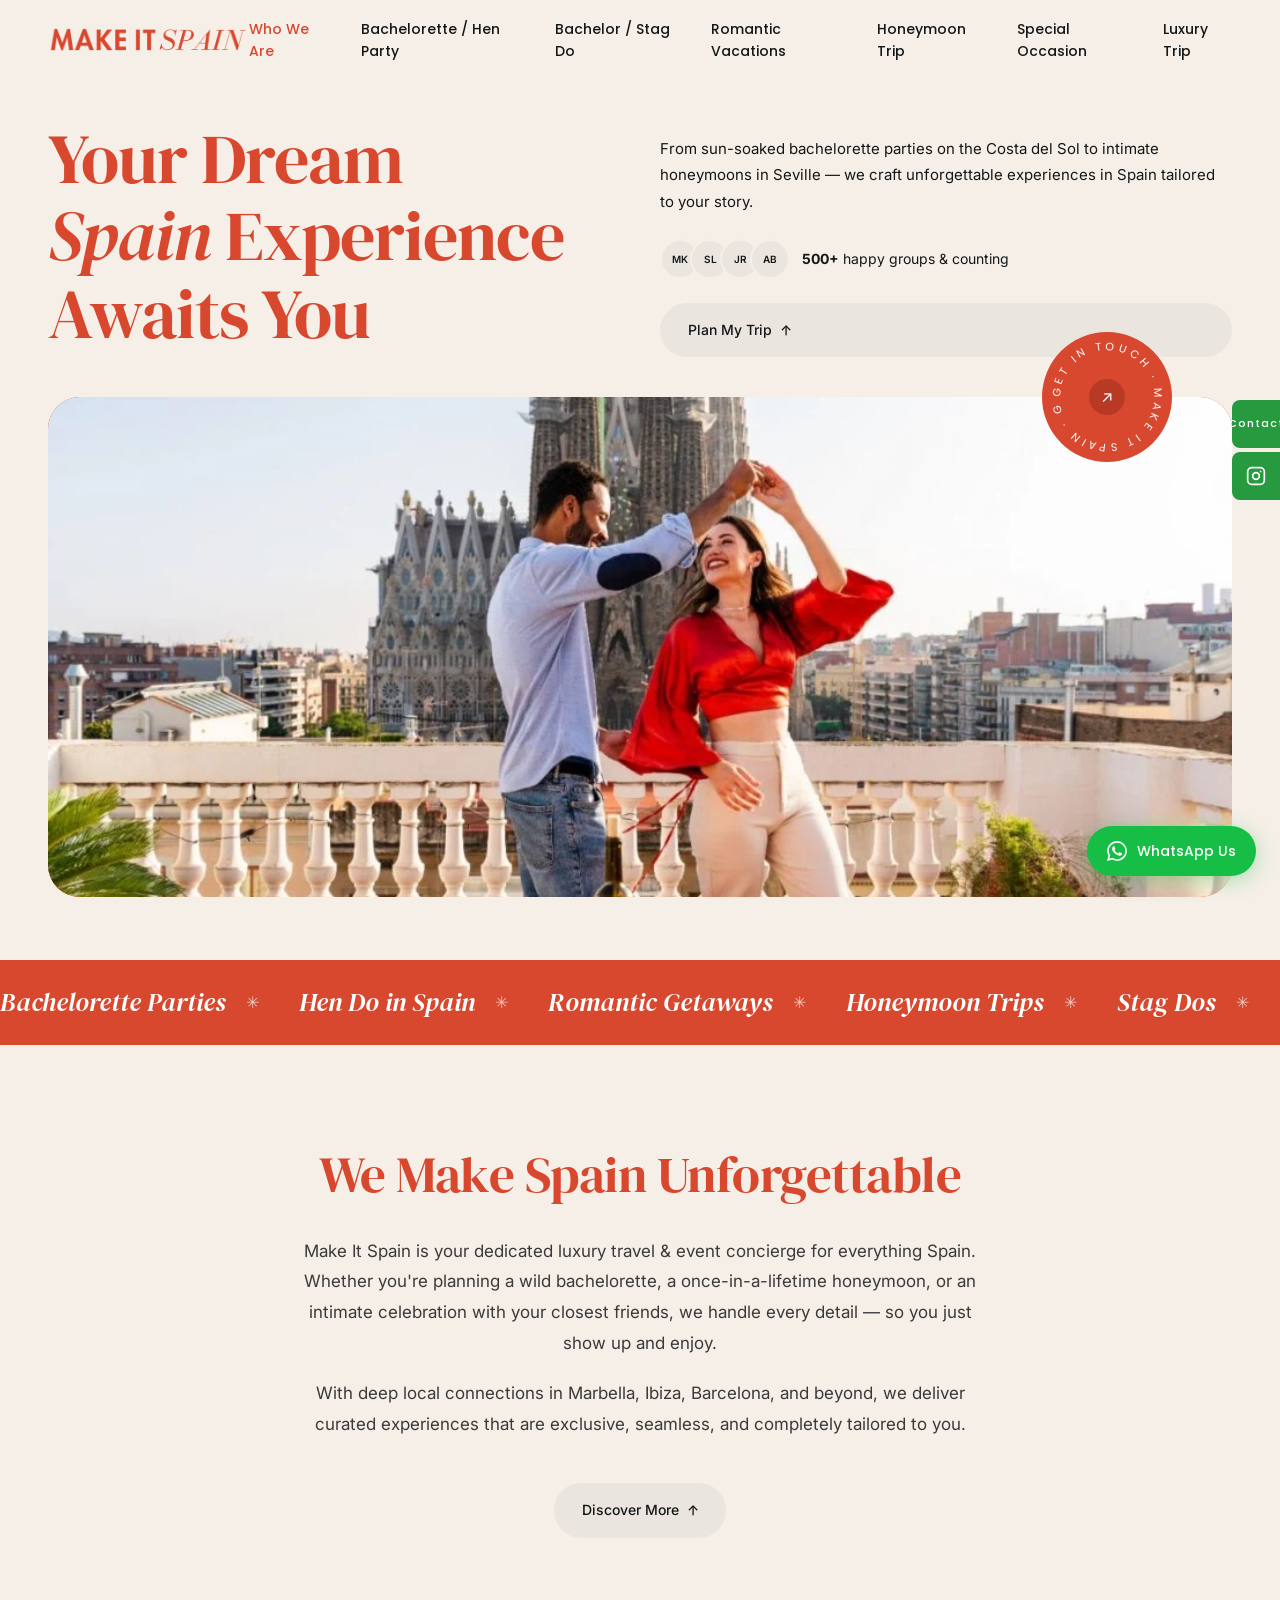
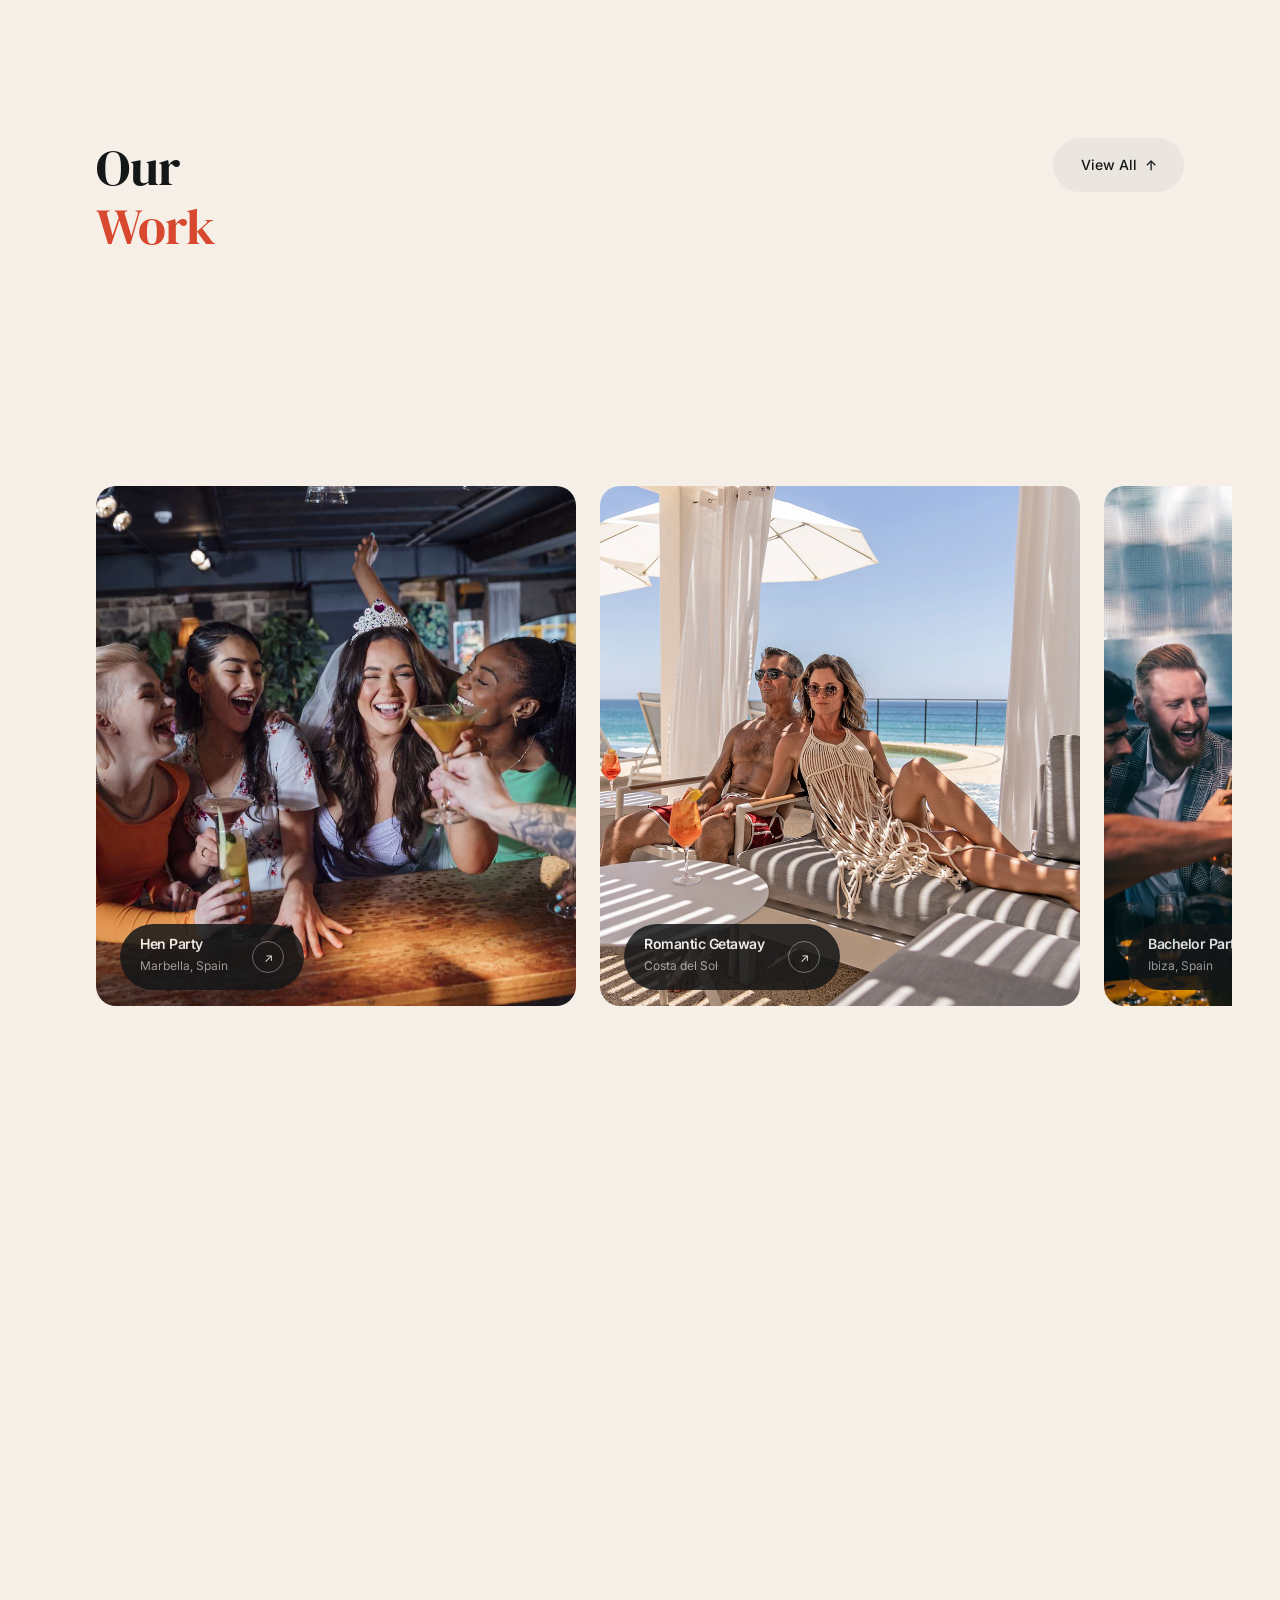
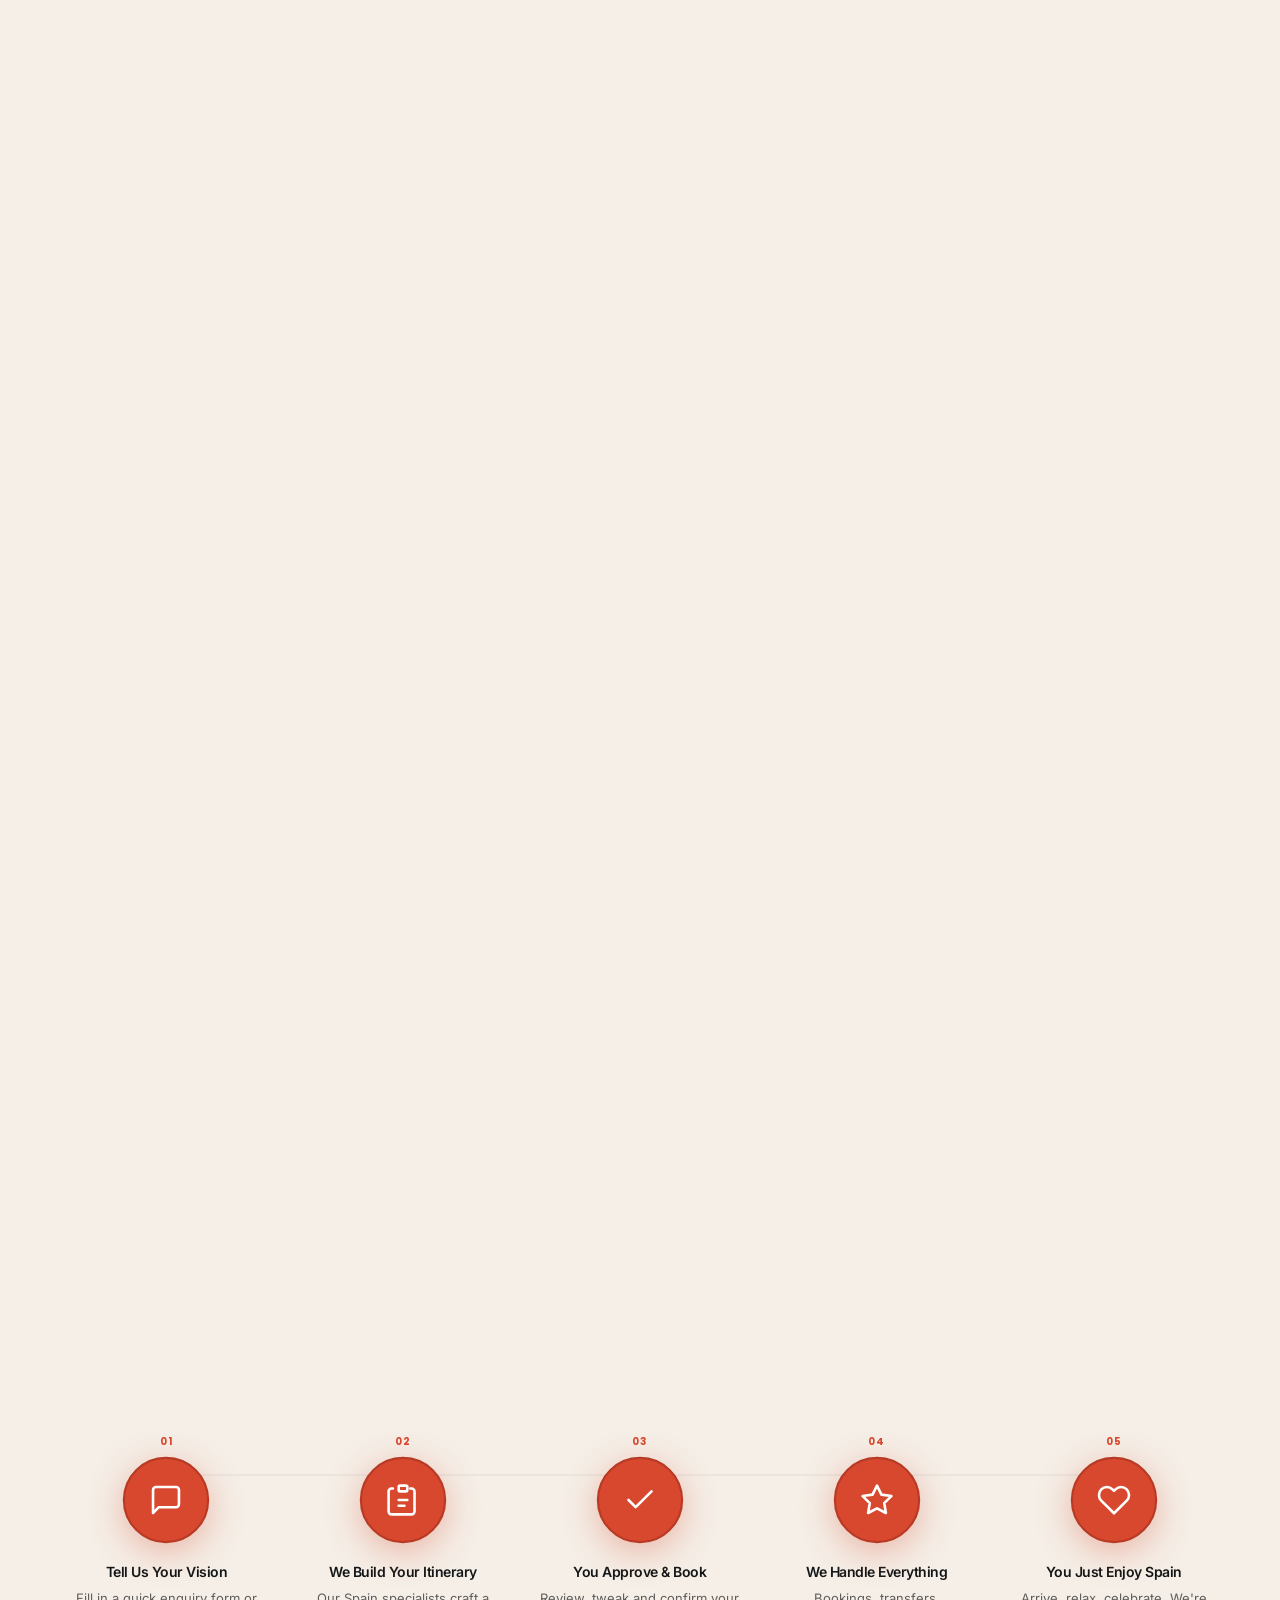
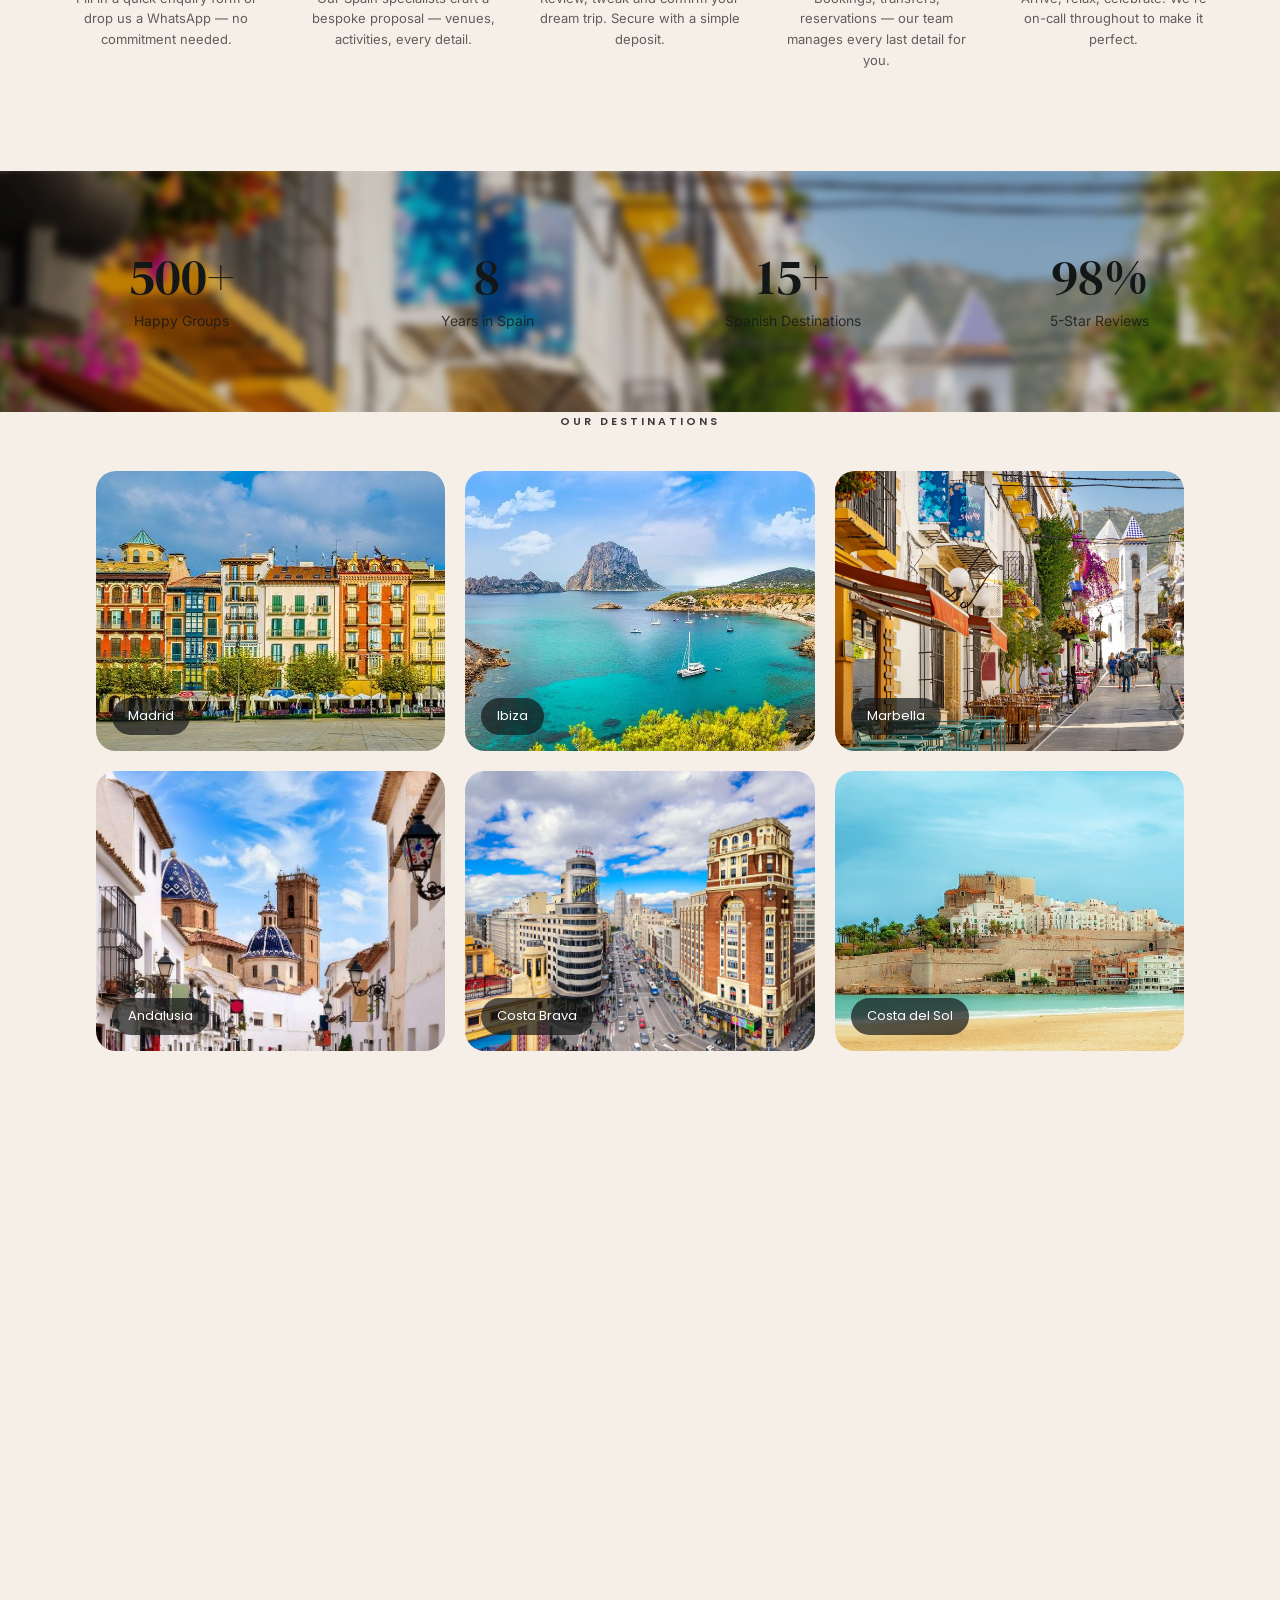
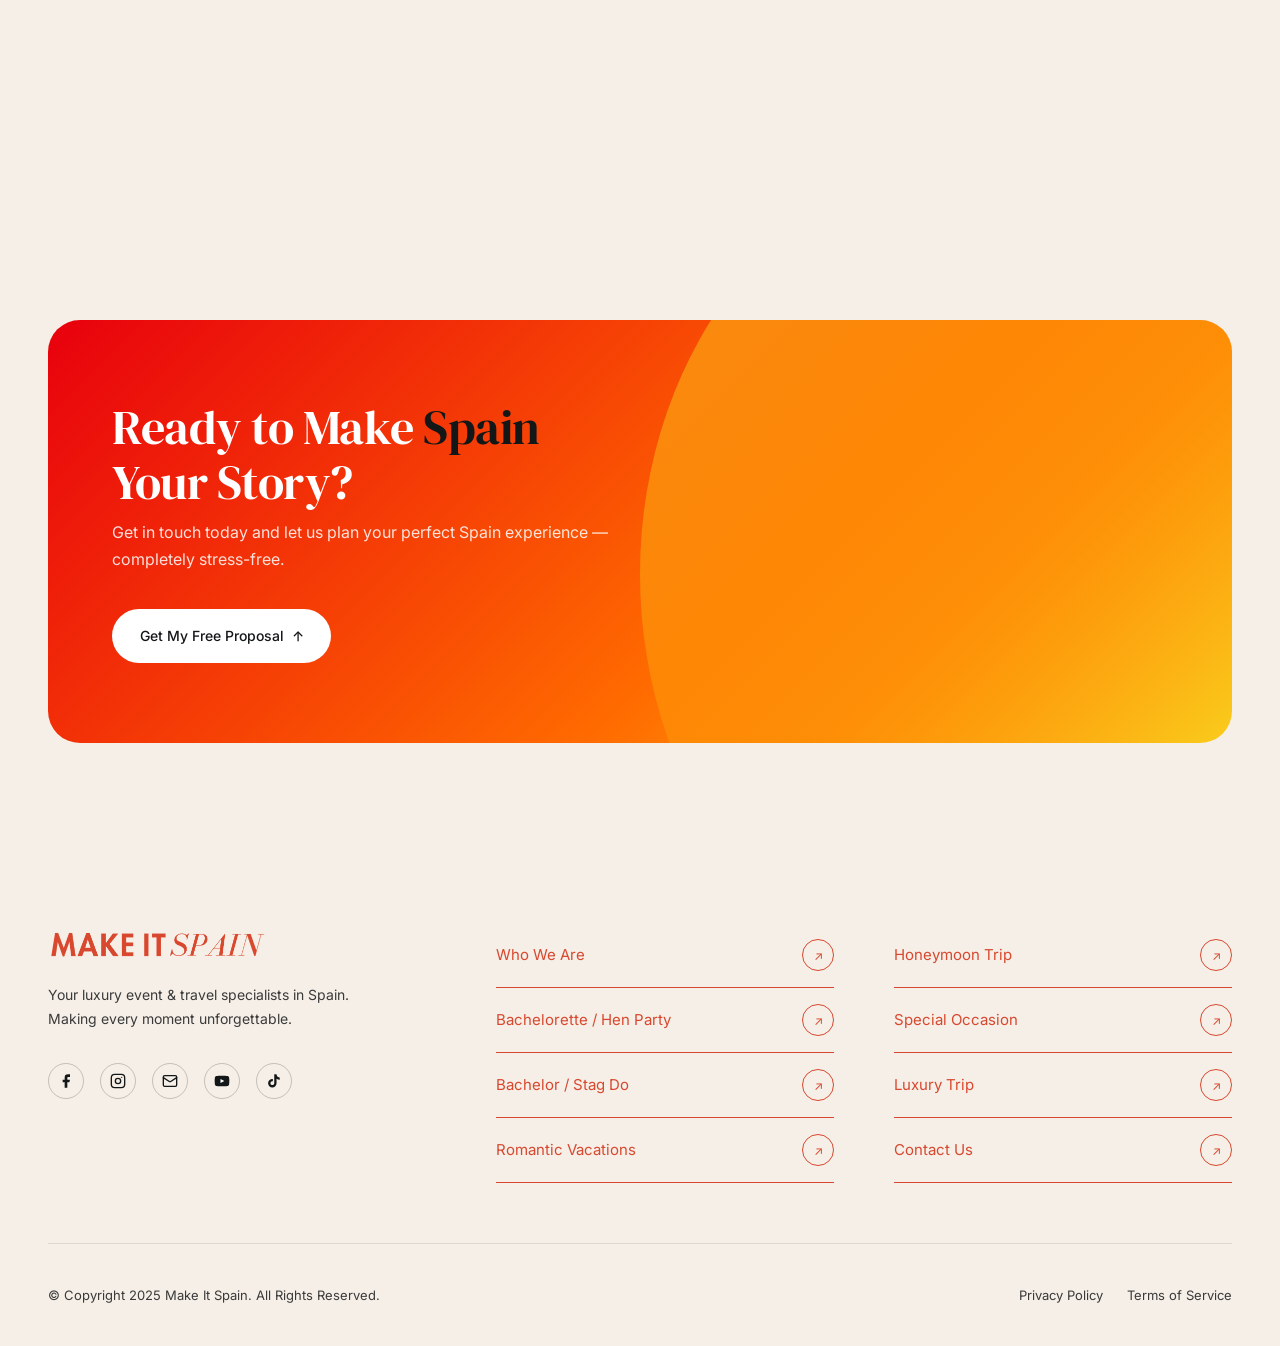
<file: index.html>
<!DOCTYPE html>
<html lang="en">
<head>
  <meta charset="UTF-8" />
  <meta name="viewport" content="width=device-width, initial-scale=1.0" />
  <title>Make It Spain — Luxury Events & Travel in Spain</title>
  <meta name="description" content="Your luxury event and travel specialists in Spain. Bachelorette parties, honeymoons, romantic getaways & special occasions — all curated for you." />
  <link rel="stylesheet" href="styles.css" />
</head>
<body>

  <!-- ══ HEADER (injected by JS) ══ -->
  <div id="header-placeholder"></div>


  <!-- ══════════════════════════════════════════════════════
       SECTION 1 — HERO
       ══════════════════════════════════════════════════════ -->
  <section class="hero" id="hero">

    <div class="hero-top">

      <!-- Left: Main heading -->
      <h1 class="hero-heading">
        Your Dream<br>
        <em>Spain</em> Experience<br>
        Awaits You
      </h1>

      <!-- Right: Copy + CTA -->
      <div class="hero-right">
        <p>
          From sun-soaked bachelorette parties on the Costa del Sol to intimate
          honeymoons in Seville — we craft unforgettable experiences in Spain
          tailored to your story.
        </p>

        <!-- Client badges row -->
        <div class="client-badges">
          <div class="client-badges-avatars">
            <div class="client-badge-avatar">MK</div>
            <div class="client-badge-avatar">SL</div>
            <div class="client-badge-avatar">JR</div>
            <div class="client-badge-avatar">AB</div>
          </div>
          <p><strong>500+</strong> happy groups &amp; counting</p>
        </div>

        <a href="contact.html" class="btn-pill">
          Plan My Trip <span class="arrow-icon">↗</span>
        </a>
      </div>

    </div>

    <!-- Full-width hero image + badge wrap (badge sits outside overflow:hidden) -->
    <div class="hero-media-wrap">

      <div class="hero-media">
        <img
          src="SECTION HERO honeymoon barcelona trip.webp"
          alt="Honeymoon couple in Barcelona"
          loading="eager"
        />
      </div>

      <!-- Rotating contact badge — outside hero-media so it's never clipped -->
      <div class="rotating-badge">
        <div class="rotating-badge-inner" data-href="contact.html">
          <div class="rotating-badge-text">
            <svg viewBox="0 0 130 130">
              <defs>
                <path id="badgeCircle" d="M 65,65 m -47,0 a 47,47 0 1,1 94,0 a 47,47 0 1,1 -94,0"/>
              </defs>
              <text>
                <textPath href="#badgeCircle">
                  GET IN TOUCH · MAKE IT SPAIN · GET IN TOUCH ·
                </textPath>
              </text>
            </svg>
          </div>
          <div class="rotating-badge-arrow">↗</div>
        </div>
      </div>

    </div><!-- /hero-media-wrap -->

  </section>
  <!-- /hero -->


  <!-- ══════════════════════════════════════════════════════
       TICKER — Running text banner (separated from hero by margin-top in CSS)
       ══════════════════════════════════════════════════════ -->
  <div class="ticker-section" aria-hidden="true">
    <div class="ticker-track">
      <span class="ticker-item">Bachelorette Parties</span>
      <span class="ticker-item">Hen Do in Spain</span>
      <span class="ticker-item">Romantic Getaways</span>
      <span class="ticker-item">Honeymoon Trips</span>
      <span class="ticker-item">Stag Dos</span>
      <span class="ticker-item">Luxury Travel</span>
      <span class="ticker-item">Special Occasions</span>
      <span class="ticker-item">Costa del Sol</span>
      <span class="ticker-item">Ibiza</span>
      <span class="ticker-item">Marbella</span>
      <span class="ticker-item">Barcelona</span>
    </div>
  </div>


  <!-- ══════════════════════════════════════════════════════
       SECTION 2 — ABOUT / WHO WE ARE
       ══════════════════════════════════════════════════════ -->
  <section class="about-section fade-up" id="about">
    <h2>We Make <span class="text-accent">Spain</span> Unforgettable</h2>
    <p>
      Make It Spain is your dedicated luxury travel &amp; event concierge for everything
      Spain. Whether you're planning a wild bachelorette, a once-in-a-lifetime honeymoon,
      or an intimate celebration with your closest friends, we handle every detail — so you
      just show up and enjoy.
    </p>
    <p>
      With deep local connections in Marbella, Ibiza, Barcelona, and beyond, we deliver
      curated experiences that are exclusive, seamless, and completely tailored to you.
    </p>
    <a href="contact.html" class="btn-pill mt-24">
      Discover More <span class="arrow-icon">↗</span>
    </a>
  </section>


  <!-- ══════════════════════════════════════════════════════
       SECTION 3 — PORTFOLIO / WORKS (Horizontal Scroll Gallery)
       ══════════════════════════════════════════════════════ -->
  <section class="works-section" id="works">

    <div class="works-header container">
      <h2 class="fade-up">
        Our<br>
        <span class="accent">Work</span>
      </h2>
      <a href="contact.html" class="btn-pill">
        View All <span class="arrow-icon">↗</span>
      </a>
    </div>

    <!-- Scroll-jack wrapper: JS sets height, sticky inner scrolls horizontally -->
    <div class="works-scroll-wrapper">
      <div class="works-scroll-sticky">
        <div class="works-scroll-track">

          <div class="work-card">
            <img src="SECTION 3 hen do girls bar.jpg" alt="Hen Do — Girls Night Out" loading="lazy" />
            <div class="work-card-label">
              <div class="work-card-label-text">
                <h4>Hen Party</h4>
                <span>Marbella, Spain</span>
              </div>
              <span class="arrow-circle-white">↗</span>
            </div>
          </div>

          <div class="work-card">
            <img src="SECTION 3 beachclub couple.jpg" alt="Romantic beach club couple" loading="lazy" />
            <div class="work-card-label">
              <div class="work-card-label-text">
                <h4>Romantic Getaway</h4>
                <span>Costa del Sol</span>
              </div>
              <span class="arrow-circle-white">↗</span>
            </div>
          </div>

          <div class="work-card">
            <img src="SECTION 3 bachelors.webp" alt="Bachelor group celebration" loading="lazy" />
            <div class="work-card-label">
              <div class="work-card-label-text">
                <h4>Bachelor Party</h4>
                <span>Ibiza, Spain</span>
              </div>
              <span class="arrow-circle-white">↗</span>
            </div>
          </div>

          <div class="work-card">
            <img src="SECTION 3 proposal beach.webp" alt="Beach proposal" loading="lazy" />
            <div class="work-card-label">
              <div class="work-card-label-text">
                <h4>Proposal Setup</h4>
                <span>Barcelona Beach</span>
              </div>
              <span class="arrow-circle-white">↗</span>
            </div>
          </div>

          <div class="work-card">
            <img src="SECTION 3 gay couple beach.jpg.webp" alt="Couple on beach" loading="lazy" />
            <div class="work-card-label">
              <div class="work-card-label-text">
                <h4>Honeymoon Trip</h4>
                <span>Seville, Spain</span>
              </div>
              <span class="arrow-circle-white">↗</span>
            </div>
          </div>

          <div class="work-card">
            <img src="SECTION 3coasta del sol couple.webp" alt="Couple on Costa del Sol" loading="lazy" />
            <div class="work-card-label">
              <div class="work-card-label-text">
                <h4>Luxury Retreat</h4>
                <span>Costa del Sol</span>
              </div>
              <span class="arrow-circle-white">↗</span>
            </div>
          </div>

        </div><!-- /works-scroll-track -->
      </div><!-- /works-scroll-sticky -->
    </div><!-- /works-scroll-wrapper -->

  </section>
  <!-- /works -->


  <!-- ══════════════════════════════════════════════════════
       SECTION 4 — SERVICES (Stacking Cards)
       ══════════════════════════════════════════════════════ -->
  <section class="services-section" id="services">

    <!-- Left: Sticky heading -->
    <div class="services-left">
      <h2 class="fade-up">
        Every Celebration<br>
        <span class="text-accent">Perfectly Planned</span>
      </h2>
      <p class="fade-up">
        No matter the occasion, our expert team in Spain handles every detail —
        from bookings and transfers to surprise setups and exclusive venue access.
      </p>
      <a href="contact.html" class="btn-pill fade-up">
        Start Planning <span class="arrow-icon">↗</span>
      </a>
    </div>

    <!-- Right: Stacking cards -->
    <div class="services-cards">

      <div class="service-card">
        <h3>🎉 Bachelorette &amp; Hen Parties</h3>
        <p>
          Pool parties, beach clubs, yacht days, themed nights out — we plan the
          ultimate girls' trip to Spain from start to finish.
        </p>
      </div>

      <div class="service-card">
        <h3>🥂 Bachelor &amp; Stag Dos</h3>
        <p>
          VIP nightclub access, luxury villa rentals, go-karting, boat trips —
          unforgettable stag dos in Ibiza, Marbella &amp; beyond.
        </p>
      </div>

      <div class="service-card">
        <h3>💍 Romantic Vacations</h3>
        <p>
          Sunset dinners, private coves, flamenco shows — we craft intimate
          romantic escapes through Spain's most beautiful destinations.
        </p>
      </div>

      <div class="service-card">
        <h3>🌹 Honeymoon Trips</h3>
        <p>
          From Barcelona's Gothic Quarter to Andalusian whitewashed villages —
          your dream honeymoon, curated with love and local expertise.
        </p>
      </div>

      <div class="service-card">
        <h3>🎂 Special Occasions</h3>
        <p>
          Milestone birthdays, anniversary dinners, surprise parties — whatever
          the occasion, we make it extraordinary.
        </p>
      </div>

      <div class="service-card">
        <h3>✈️ Luxury Travel</h3>
        <p>
          Private jets, 5-star resorts, personal concierge — full luxury travel
          packages throughout Spain for the most discerning travellers.
        </p>
      </div>

    </div>

  </section>
  <!-- /services -->


  <!-- ══════════════════════════════════════════════════════
       SECTION 5 — PROCESS STEPS
       Sequential highlight animation — JS adds .is-active
       one by one when section scrolls into view
       ══════════════════════════════════════════════════════ -->
  <section class="process-section" id="process">

    <div class="process-header fade-up">
      <span class="section-label">How It Works</span>
      <h2>Your Journey to <span class="accent">Spain</span>,<br>Step by Step</h2>
      <p>
        We keep it simple. Tell us your dream — we handle everything else.
        Here's how we bring your perfect Spain experience to life.
      </p>
    </div>

    <div class="process-steps">

      <!-- Step 1 -->
      <div class="process-step">
        <span class="process-step-num">01</span>
        <div class="process-step-icon">
          <!-- Chat / enquiry icon -->
          <svg viewBox="0 0 24 24" fill="none" stroke-width="1.8" stroke-linecap="round" stroke-linejoin="round">
            <path d="M21 15a2 2 0 0 1-2 2H7l-4 4V5a2 2 0 0 1 2-2h14a2 2 0 0 1 2 2z"/>
          </svg>
        </div>
        <h4>Tell Us Your Vision</h4>
        <p>Fill in a quick enquiry form or drop us a WhatsApp — no commitment needed.</p>
      </div>

      <!-- Step 2 -->
      <div class="process-step">
        <span class="process-step-num">02</span>
        <div class="process-step-icon">
          <!-- Clipboard / planning icon -->
          <svg viewBox="0 0 24 24" fill="none" stroke-width="1.8" stroke-linecap="round" stroke-linejoin="round">
            <rect x="9" y="2" width="6" height="4" rx="1"/>
            <path d="M5 4h-1a2 2 0 0 0-2 2v14a2 2 0 0 0 2 2h14a2 2 0 0 0 2-2V6a2 2 0 0 0-2-2h-1"/>
            <path d="M9 12h6M9 16h4"/>
          </svg>
        </div>
        <h4>We Build Your Itinerary</h4>
        <p>Our Spain specialists craft a bespoke proposal — venues, activities, every detail.</p>
      </div>

      <!-- Step 3 -->
      <div class="process-step">
        <span class="process-step-num">03</span>
        <div class="process-step-icon">
          <!-- Checkmark / approve icon -->
          <svg viewBox="0 0 24 24" fill="none" stroke-width="1.8" stroke-linecap="round" stroke-linejoin="round">
            <path d="M20 6L9 17l-5-5"/>
          </svg>
        </div>
        <h4>You Approve &amp; Book</h4>
        <p>Review, tweak and confirm your dream trip. Secure with a simple deposit.</p>
      </div>

      <!-- Step 4 -->
      <div class="process-step">
        <span class="process-step-num">04</span>
        <div class="process-step-icon">
          <!-- Star / VIP icon -->
          <svg viewBox="0 0 24 24" fill="none" stroke-width="1.8" stroke-linecap="round" stroke-linejoin="round">
            <polygon points="12 2 15.09 8.26 22 9.27 17 14.14 18.18 21.02 12 17.77 5.82 21.02 7 14.14 2 9.27 8.91 8.26 12 2"/>
          </svg>
        </div>
        <h4>We Handle Everything</h4>
        <p>Bookings, transfers, reservations — our team manages every last detail for you.</p>
      </div>

      <!-- Step 5 -->
      <div class="process-step">
        <span class="process-step-num">05</span>
        <div class="process-step-icon">
          <!-- Heart / enjoy icon -->
          <svg viewBox="0 0 24 24" fill="none" stroke-width="1.8" stroke-linecap="round" stroke-linejoin="round">
            <path d="M20.84 4.61a5.5 5.5 0 0 0-7.78 0L12 5.67l-1.06-1.06a5.5 5.5 0 0 0-7.78 7.78l1.06 1.06L12 21.23l7.78-7.78 1.06-1.06a5.5 5.5 0 0 0 0-7.78z"/>
          </svg>
        </div>
        <h4>You Just Enjoy Spain</h4>
        <p>Arrive, relax, celebrate. We're on-call throughout to make it perfect.</p>
      </div>

    </div><!-- /process-steps -->

  </section>
  <!-- /process -->


  <!-- ══════════════════════════════════════════════════════
       SECTION 6 — STATS
       ══════════════════════════════════════════════════════ -->
  <section class="stats-section" id="stats">

    <div class="stats-bg">
      <img src="SECTION 8spain marbella.webp" alt="" role="presentation" />
    </div>

    <div class="stat-item fade-up">
      <div class="stat-number" data-target="500" data-suffix="+">500+</div>
      <div class="stat-label">Happy Groups</div>
    </div>

    <div class="stat-item fade-up">
      <div class="stat-number" data-target="8" data-suffix="">8</div>
      <div class="stat-label">Years in Spain</div>
    </div>

    <div class="stat-item fade-up">
      <div class="stat-number" data-target="15" data-suffix="+">15+</div>
      <div class="stat-label">Spanish Destinations</div>
    </div>

    <div class="stat-item fade-up">
      <div class="stat-number" data-target="98" data-suffix="%">98%</div>
      <div class="stat-label">5-Star Reviews</div>
    </div>

  </section>
  <!-- /stats -->


  <!-- ══════════════════════════════════════════════════════
       SECTION 7 — DESTINATIONS GALLERY
       ══════════════════════════════════════════════════════ -->
  <section class="more-services-section" id="destinations" style="padding-top: var(--section-padding);">

    <div class="container">
      <p class="more-services-label">Our Destinations</p>
      <div style="display:grid;grid-template-columns:repeat(3,1fr);gap:20px;margin-bottom:60px;">

        <div style="border-radius:20px;overflow:hidden;height:280px;position:relative;">
          <img src="SECTION 8 spain architecture.jpg" alt="Spain Architecture" style="width:100%;height:100%;object-fit:cover;" loading="lazy" />
          <div style="position:absolute;bottom:16px;left:16px;background:rgba(20,23,24,0.7);color:#fff;padding:8px 16px;border-radius:999px;font-size:13px;font-family:var(--font-nav);">Madrid</div>
        </div>

        <div style="border-radius:20px;overflow:hidden;height:280px;position:relative;">
          <img src="SECTION 8spain ibiza.jpg" alt="Ibiza Spain" style="width:100%;height:100%;object-fit:cover;" loading="lazy" />
          <div style="position:absolute;bottom:16px;left:16px;background:rgba(20,23,24,0.7);color:#fff;padding:8px 16px;border-radius:999px;font-size:13px;font-family:var(--font-nav);">Ibiza</div>
        </div>

        <div style="border-radius:20px;overflow:hidden;height:280px;position:relative;">
          <img src="SECTION 8spain marbella.webp" alt="Marbella Spain" style="width:100%;height:100%;object-fit:cover;" loading="lazy" />
          <div style="position:absolute;bottom:16px;left:16px;background:rgba(20,23,24,0.7);color:#fff;padding:8px 16px;border-radius:999px;font-size:13px;font-family:var(--font-nav);">Marbella</div>
        </div>

        <div style="border-radius:20px;overflow:hidden;height:280px;position:relative;">
          <img src="SECTION 8 spain white houses.webp" alt="Andalusia white houses" style="width:100%;height:100%;object-fit:cover;" loading="lazy" />
          <div style="position:absolute;bottom:16px;left:16px;background:rgba(20,23,24,0.7);color:#fff;padding:8px 16px;border-radius:999px;font-size:13px;font-family:var(--font-nav);">Andalusia</div>
        </div>

        <div style="border-radius:20px;overflow:hidden;height:280px;position:relative;">
          <img src="SECTION 8 spain madrid.webp" alt="Madrid city" style="width:100%;height:100%;object-fit:cover;" loading="lazy" />
          <div style="position:absolute;bottom:16px;left:16px;background:rgba(20,23,24,0.7);color:#fff;padding:8px 16px;border-radius:999px;font-size:13px;font-family:var(--font-nav);">Costa Brava</div>
        </div>

        <div style="border-radius:20px;overflow:hidden;height:280px;position:relative;">
          <img src="SECTION 8spain sea town.jpg" alt="Spanish coastal town" style="width:100%;height:100%;object-fit:cover;" loading="lazy" />
          <div style="position:absolute;bottom:16px;left:16px;background:rgba(20,23,24,0.7);color:#fff;padding:8px 16px;border-radius:999px;font-size:13px;font-family:var(--font-nav);">Costa del Sol</div>
        </div>

      </div>
    </div>

  </section>
  <!-- /destinations -->


  <!-- ══════════════════════════════════════════════════════
       SECTION 8 — TESTIMONIALS
       ══════════════════════════════════════════════════════ -->
  <section class="testimonials-section" id="testimonials">

    <div class="testimonials-header fade-up">
      <span class="testimonials-icon">★★★★★</span>
      <h2>What Our Clients Say</h2>
    </div>

    <div class="testimonials-grid">

      <div class="testimonial-card fade-up">
        <div class="testimonial-author">
          <div class="testimonial-author-avatar">
            <div style="width:100%;height:100%;background:var(--color-card-blue);display:flex;align-items:center;justify-content:center;font-weight:700;color:#fff;font-size:16px;">S</div>
          </div>
          <div class="testimonial-author-info">
            <h4>Sarah M.</h4>
            <span>Bachelorette in Marbella</span>
          </div>
        </div>
        <p>
          "Make It Spain took care of absolutely everything. Our hen party in Marbella
          was beyond anything we could have planned ourselves. Every girl in our group
          is still talking about it months later!"
        </p>
      </div>

      <div class="testimonial-card fade-up">
        <div class="testimonial-author">
          <div class="testimonial-author-avatar">
            <div style="width:100%;height:100%;background:var(--color-card-green);display:flex;align-items:center;justify-content:center;font-weight:700;color:#fff;font-size:16px;">J</div>
          </div>
          <div class="testimonial-author-info">
            <h4>James &amp; Lucia</h4>
            <span>Honeymoon in Barcelona</span>
          </div>
        </div>
        <p>
          "We had no idea where to start with planning our honeymoon. Make It Spain
          created the most magical itinerary for Barcelona &amp; Seville — every restaurant,
          every experience was absolutely perfect."
        </p>
      </div>

      <div class="testimonial-card fade-up">
        <div class="testimonial-author">
          <div class="testimonial-author-avatar">
            <div style="width:100%;height:100%;background:var(--color-card-red);display:flex;align-items:center;justify-content:center;font-weight:700;color:#fff;font-size:16px;">K</div>
          </div>
          <div class="testimonial-author-info">
            <h4>Katie R.</h4>
            <span>Birthday in Ibiza</span>
          </div>
        </div>
        <p>
          "Best birthday of my life! The team sorted our villa, boat party, beach club
          and nightclub tables — all seamlessly. I just showed up and had the most
          incredible time with my closest friends."
        </p>
      </div>

    </div>

  </section>
  <!-- /testimonials -->


  <!-- ══════════════════════════════════════════════════════
       SECTION 9 — CTA BANNER
       ══════════════════════════════════════════════════════ -->
  <section class="cta-section">
    <div class="cta-banner">
      <h2>Ready to Make <span>Spain</span><br>Your Story?</h2>
      <p>Get in touch today and let us plan your perfect Spain experience — completely stress-free.</p>
      <a href="contact.html" class="btn-pill btn-pill-white">
        Get My Free Proposal <span class="arrow-icon">↗</span>
      </a>
    </div>
  </section>
  <!-- /cta -->


  <!-- ══ FOOTER (injected by JS) ══ -->
  <div id="footer-placeholder"></div>


  <!-- ══ Scripts ══ -->
  <script src="main.js"></script>

</body>
</html>
</file>
<file: styles.css>
/* ============================================================
   MAKE IT SPAIN — Main Stylesheet
   Design inspired by dfw.com.sg
   ============================================================ */

/* ── Google Fonts Import ── */
@import url('https://fonts.googleapis.com/css2?family=DM+Serif+Display:ital@0;1&family=Inter:wght@300;400;500;600;700&family=Poppins:wght@300;400;500;600&display=swap');

/* ── CSS Variables / Design Tokens ── */
:root {
  /* Colors */
  --color-bg:           #F5EFE7;   /* warm cream — main background */
  --color-bg-alt:       #EAE6DF;   /* slightly darker cream — card/button bg */
  --color-accent:       #D8482F;   /* orange-red — primary accent, headings */
  --color-accent-dark:  #B83A24;   /* darker red — hover states */
  --color-black:        #141718;   /* near-black — dark text */
  --color-dark:         #232627;   /* dark gray — secondary text */
  --color-body:         #3A3A3A;   /* body text */
  --color-white:        #FFFFFF;
  --color-green-cta:    #279A40;   /* sidebar CTA buttons */
  --color-green-ticker: #16BE45;   /* whatsapp button */

  /* Service card colors */
  --color-card-blue:    #02A8FF;
  --color-card-yellow:  #FAD01D;
  --color-card-green:   #05B178;
  --color-card-red:     #D8482F;

  /* CTA gradient */
  --gradient-cta: linear-gradient(135deg, #E8000D 0%, #FF6B00 60%, #FAD01D 100%);

  /* Typography */
  --font-display:  'DM Serif Display', serif;
  --font-body:     'Inter', sans-serif;
  --font-nav:      'Poppins', sans-serif;

  /* Spacing */
  --section-padding:     100px 48px;
  --section-padding-sm:  60px 24px;
  --container-max:       1200px;
  --border-radius-pill:  999px;
  --border-radius-card:  20px;
  --border-radius-lg:    32px;

  /* Transitions */
  --transition-fast:   0.2s ease;
  --transition-med:    0.4s cubic-bezier(0.25, 0.46, 0.45, 0.94);
  --transition-slow:   0.7s cubic-bezier(0.25, 0.46, 0.45, 0.94);
}

/* ── Reset & Base ── */
*, *::before, *::after {
  box-sizing: border-box;
  margin: 0;
  padding: 0;
}

html {
  scroll-behavior: smooth;
  font-size: 16px;
}

body {
  font-family: var(--font-body);
  background-color: var(--color-bg);
  color: var(--color-black);
  line-height: 1.6;
  overflow-x: hidden;
  -webkit-font-smoothing: antialiased;
  -moz-osx-font-smoothing: grayscale;
}

img, video {
  max-width: 100%;
  display: block;
}

a {
  text-decoration: none;
  color: inherit;
}

ul, ol {
  list-style: none;
}

/* ── Container ── */
.container {
  max-width: var(--container-max);
  margin: 0 auto;
  padding: 0 48px;
}

/* ============================================================
   TYPOGRAPHY
   ============================================================ */

h1, h2, h3, h4, h5, h6 {
  font-family: var(--font-display);
  font-weight: 400;
  line-height: 1.15;
  letter-spacing: -0.5px;
}

h1 { font-size: clamp(2.5rem, 5vw, 4rem); }
h2 { font-size: clamp(2rem, 4vw, 3.2rem); }
h3 { font-size: clamp(1.5rem, 3vw, 2.2rem); }
h4 { font-size: clamp(1.2rem, 2vw, 1.6rem); }

p {
  font-family: var(--font-body);
  font-size: 15px;
  line-height: 1.7;
  color: var(--color-body);
}

/* Accent color for headings (like dfw's orange-red titles) */
.text-accent   { color: var(--color-accent); }
.text-black    { color: var(--color-black); }
.text-white    { color: var(--color-white); }

/* Mixed heading — black + accent on next line */
.heading-mixed span:first-child { color: var(--color-black); }
.heading-mixed span.accent      { color: var(--color-accent); display: block; }

/* ============================================================
   HEADER / NAVIGATION
   ============================================================ */

.site-header {
  position: fixed;
  top: 0;
  left: 0;
  width: 100%;
  z-index: 1000;
  padding: 0 48px;
  height: 80px;
  display: flex;
  align-items: center;
  justify-content: space-between;
  background-color: transparent;
  transition: background-color var(--transition-med);
}

.site-header.scrolled {
  background-color: var(--color-bg);
  box-shadow: 0 1px 0 rgba(0,0,0,0.08);
}

/* Logo */
.header-logo {
  display: flex;
  align-items: center;
  z-index: 1001;
}

.header-logo img {
  height: 44px;
  width: auto;
  object-fit: contain;
}

/* Desktop Nav Links */
.nav-links {
  display: flex;
  align-items: center;
  gap: 32px;
}

.nav-links a {
  font-family: var(--font-nav);
  font-size: 14px;
  font-weight: 500;
  color: var(--color-black);
  transition: color var(--transition-fast);
  position: relative;
}

.nav-links a::after {
  content: '';
  position: absolute;
  bottom: -2px;
  left: 0;
  width: 0;
  height: 1px;
  background-color: var(--color-accent);
  transition: width var(--transition-med);
}

.nav-links a:hover {
  color: var(--color-accent);
}

.nav-links a:hover::after {
  width: 100%;
}

/* Hamburger Button (mobile) */
.hamburger-btn {
  display: none;
  width: 52px;
  height: 52px;
  border-radius: var(--border-radius-pill);
  border: 1.5px solid var(--color-black);
  background: transparent;
  cursor: pointer;
  align-items: center;
  justify-content: center;
  flex-direction: column;
  gap: 5px;
  z-index: 1001;
  transition: border-color var(--transition-fast);
}

.hamburger-btn span {
  display: block;
  width: 20px;
  height: 1.5px;
  background-color: var(--color-black);
  border-radius: 2px;
  transition: all var(--transition-med);
  transform-origin: center;
}

/* Hamburger → X animation */
.hamburger-btn.is-open span:nth-child(1) {
  transform: translateY(6.5px) rotate(45deg);
}
.hamburger-btn.is-open span:nth-child(2) {
  opacity: 0;
  transform: scaleX(0);
}
.hamburger-btn.is-open span:nth-child(3) {
  transform: translateY(-6.5px) rotate(-45deg);
}

/* ── Mobile Fullscreen Menu ── */
.mobile-menu {
  display: none;
  position: fixed;
  inset: 0;
  background-color: var(--color-bg);
  z-index: 999;
  flex-direction: column;
  align-items: center;
  justify-content: center;
  opacity: 0;
  pointer-events: none;
  transition: opacity var(--transition-med);
}

.mobile-menu.is-open {
  opacity: 1;
  pointer-events: all;
}

.mobile-menu-links {
  display: flex;
  flex-direction: column;
  align-items: center;
  gap: 8px;
  margin-bottom: 48px;
}

.mobile-menu-links a {
  font-family: var(--font-display);
  font-size: clamp(1.8rem, 6vw, 2.8rem);
  color: var(--color-accent);
  text-align: center;
  padding: 8px 0;
  transition: opacity var(--transition-fast);
}

.mobile-menu-links a:hover {
  opacity: 0.7;
}

/* Social links at bottom of mobile menu */
.mobile-menu-socials {
  display: grid;
  grid-template-columns: 1fr 1fr;
  gap: 12px 48px;
  padding: 0 48px;
}

.mobile-menu-socials a {
  font-family: var(--font-body);
  font-size: 14px;
  color: var(--color-black);
  display: flex;
  align-items: center;
  gap: 6px;
}

.mobile-menu-socials a .arrow {
  font-size: 12px;
  transform: rotate(-45deg);
  display: inline-block;
}

/* ============================================================
   SIDEBAR STICKY BUTTONS (Contact + Instagram)
   ============================================================ */

.sidebar-cta {
  position: fixed;
  right: 0;
  top: 50%;
  transform: translateY(-50%);
  z-index: 900;
  display: flex;
  flex-direction: column;
  gap: 4px;
}

.sidebar-cta a {
  display: flex;
  align-items: center;
  justify-content: center;
  width: 48px;
  height: 120px;
  background-color: var(--color-green-cta);
  color: var(--color-white);
  font-family: var(--font-nav);
  font-size: 11px;
  font-weight: 500;
  writing-mode: vertical-rl;
  text-orientation: mixed;
  letter-spacing: 1px;
  border-radius: 8px 0 0 8px;
  transition: background-color var(--transition-fast), width var(--transition-fast);
}

.sidebar-cta a:hover {
  background-color: var(--color-accent-dark);
  width: 54px;
}

.sidebar-cta .sidebar-icon {
  width: 48px;
  height: 48px;
  border-radius: 8px 0 0 8px;
  display: flex;
  align-items: center;
  justify-content: center;
  writing-mode: horizontal-tb;
}

/* ============================================================
   BUTTONS
   ============================================================ */

/* Pill button (light) — "Learn more", "View All Works" */
.btn-pill {
  display: inline-flex;
  align-items: center;
  gap: 8px;
  padding: 16px 28px;
  background-color: var(--color-bg-alt);
  color: var(--color-black);
  font-family: var(--font-body);
  font-size: 14px;
  font-weight: 500;
  border-radius: var(--border-radius-pill);
  border: none;
  cursor: pointer;
  transition: background-color var(--transition-fast), transform var(--transition-fast);
}

.btn-pill:hover {
  background-color: #D8D4CD;
  transform: scale(1.03);
}

.btn-pill .arrow-icon {
  display: inline-flex;
  align-items: center;
  justify-content: center;
  font-size: 14px;
  transform: rotate(-45deg);
  transition: transform var(--transition-fast);
}

.btn-pill:hover .arrow-icon {
  transform: rotate(-45deg) translate(2px, -2px);
}

/* White pill button (used inside CTA banner) */
.btn-pill-white {
  background-color: var(--color-white);
  color: var(--color-black);
}

.btn-pill-white:hover {
  background-color: #F0F0F0;
}

/* Arrow circle link — used in services list */
.arrow-link {
  display: flex;
  align-items: center;
  gap: 16px;
  color: var(--color-accent);
  font-family: var(--font-display);
  font-size: 1.2rem;
  padding: 20px 0;
  border-bottom: 1px solid var(--color-accent);
  transition: gap var(--transition-fast);
}

.arrow-link:hover {
  gap: 24px;
}

.arrow-circle {
  width: 40px;
  height: 40px;
  border-radius: 50%;
  border: 1.5px solid var(--color-accent);
  display: flex;
  align-items: center;
  justify-content: center;
  font-size: 14px;
  flex-shrink: 0;
  transition: background-color var(--transition-fast), color var(--transition-fast);
}

.arrow-link:hover .arrow-circle {
  background-color: var(--color-accent);
  color: var(--color-white);
}

/* ============================================================
   HERO SECTION
   ============================================================ */

.hero {
  padding-top: 120px;
  padding-bottom: 0;
  min-height: 100vh;
  display: flex;
  flex-direction: column;
}

.hero-top {
  padding: 0 48px;
  display: grid;
  grid-template-columns: 1fr 1fr;
  gap: 40px;
  align-items: start;
  margin-bottom: 40px;
}

.hero-heading {
  font-size: clamp(2.8rem, 5.5vw, 4.5rem);
  color: var(--color-accent);
  letter-spacing: -1px;
  line-height: 1.1;
}

.hero-right {
  display: flex;
  flex-direction: column;
  justify-content: center;
  gap: 24px;
  padding-top: 16px;
}

.hero-right p {
  font-size: 15px;
  line-height: 1.75;
  color: var(--color-black);
}

/* Client badge row */
.client-badges {
  display: flex;
  align-items: center;
  gap: 12px;
}

.client-badges-avatars {
  display: flex;
}

.client-badge-avatar {
  width: 40px;
  height: 40px;
  border-radius: 50%;
  border: 2px solid var(--color-bg);
  background-color: var(--color-bg-alt);
  margin-left: -10px;
  overflow: hidden;
  display: flex;
  align-items: center;
  justify-content: center;
  font-size: 10px;
  font-weight: 600;
  color: var(--color-black);
}

.client-badge-avatar:first-child {
  margin-left: 0;
}

.client-badge-avatar img {
  width: 100%;
  height: 100%;
  object-fit: cover;
}

.client-badges p {
  font-size: 14px;
  color: var(--color-black);
}

/* Hero media container */
/* Wrap for hero image + rotating badge (badge sits outside overflow:hidden) */
.hero-media-wrap {
  position: relative;
  margin: 0 48px;
}

/* Hero media container */
.hero-media {
  border-radius: var(--border-radius-lg);
  overflow: hidden;
  height: 500px;
  background-color: var(--color-accent);
}

.hero-media img,
.hero-media video {
  width: 100%;
  height: 100%;
  object-fit: cover;
}

/* Rotating contact badge — sits on .hero-media-wrap, never clipped by overflow:hidden */
.rotating-badge {
  position: absolute;
  top: -65px;
  right: 60px;
  width: 130px;
  height: 130px;
  z-index: 200;
}

.rotating-badge-inner {
  width: 130px;
  height: 130px;
  border-radius: 50%;
  background-color: var(--color-accent);
  display: flex;
  align-items: center;
  justify-content: center;
  position: relative;
  cursor: pointer;
  transition: transform var(--transition-fast);
}

.rotating-badge-inner:hover {
  transform: scale(1.05);
}

/* The circular text */
.rotating-badge-text {
  position: absolute;
  width: 100%;
  height: 100%;
  animation: rotateBadge 8s linear infinite;
}

.rotating-badge-text svg {
  width: 100%;
  height: 100%;
}

.rotating-badge-text text {
  font-family: var(--font-nav);
  font-size: 11px;
  fill: var(--color-white);
  letter-spacing: 3.5px;
}

/* Arrow in center of badge */
.rotating-badge-arrow {
  position: absolute;
  width: 36px;
  height: 36px;
  background-color: var(--color-accent-dark);
  border-radius: 50%;
  display: flex;
  align-items: center;
  justify-content: center;
  color: var(--color-white);
  font-size: 16px;
  z-index: 1;
}

@keyframes rotateBadge {
  from { transform: rotate(0deg); }
  to   { transform: rotate(360deg); }
}

/* ============================================================
   LOGO MARQUEE (Client Logos)
   ============================================================ */

.logo-marquee-section {
  padding: 60px 0;
  overflow: hidden;
}

.logo-marquee-label {
  text-align: center;
  font-family: var(--font-body);
  font-size: 14px;
  color: var(--color-body);
  margin-bottom: 32px;
  padding: 0 48px;
}

.logo-marquee-track {
  display: flex;
  gap: 60px;
  margin-bottom: 24px;
  width: max-content;
  animation: marqueeLeft 30s linear infinite;
}

.logo-marquee-track.reverse {
  animation: marqueeRight 35s linear infinite;
}

.logo-marquee-track.slow {
  animation: marqueeLeft 40s linear infinite;
}

@keyframes marqueeLeft {
  from { transform: translateX(0); }
  to   { transform: translateX(-50%); }
}

@keyframes marqueeRight {
  from { transform: translateX(-50%); }
  to   { transform: translateX(0); }
}

.logo-marquee-track img {
  height: 36px;
  width: auto;
  object-fit: contain;
  opacity: 0.55;
  filter: grayscale(100%);
  transition: opacity var(--transition-fast), filter var(--transition-fast);
  flex-shrink: 0;
}

.logo-marquee-track img:hover {
  opacity: 1;
  filter: grayscale(0%);
}

/* ============================================================
   SERVICES SECTION (Stacking Cards)
   ============================================================ */

.services-section {
  padding: var(--section-padding);
  display: grid;
  grid-template-columns: 1fr 1fr;
  gap: 60px;
  align-items: start;
}

.services-left {
  position: sticky;
  top: 120px;
}

.services-left h2 {
  color: var(--color-accent);
  margin-bottom: 24px;
}

.services-left p {
  margin-bottom: 32px;
  font-size: 15px;
  line-height: 1.75;
}

/* Stacking cards on right */
.services-cards {
  display: flex;
  flex-direction: column;
  gap: 16px;
}

.service-card {
  border-radius: var(--border-radius-card);
  padding: 36px;
  position: sticky;
  /* Each card gets a different top offset — set via inline style or nth-child */
}

.service-card:nth-child(1) { top: 100px; background-color: var(--color-card-blue); }
.service-card:nth-child(2) { top: 116px; background-color: var(--color-card-yellow); }
.service-card:nth-child(3) { top: 132px; background-color: var(--color-card-green); }
.service-card:nth-child(4) { top: 148px; background-color: var(--color-card-red); }
.service-card:nth-child(5) { top: 164px; background-color: var(--color-black); }
.service-card:nth-child(6) { top: 180px; background-color: var(--color-bg-alt); }
.service-card:nth-child(7) { top: 196px; background-color: var(--color-card-yellow); }

.service-card h3 {
  font-family: var(--font-display);
  font-size: 1.5rem;
  font-weight: 400;
  color: var(--color-black);
  margin-bottom: 12px;
}

.service-card:nth-child(4) h3,
.service-card:nth-child(5) h3 {
  color: var(--color-white);
}

.service-card p {
  font-size: 14px;
  line-height: 1.65;
  color: var(--color-black);
}

.service-card:nth-child(4) p,
.service-card:nth-child(5) p {
  color: rgba(255,255,255,0.85);
}

/* ============================================================
   MORE SERVICES (Arrow list)
   ============================================================ */

.more-services-section {
  padding: var(--section-padding);
  padding-top: 0;
}

.more-services-label {
  font-family: var(--font-nav);
  font-size: 11px;
  font-weight: 600;
  letter-spacing: 3px;
  text-transform: uppercase;
  color: var(--color-body);
  margin-bottom: 40px;
  text-align: center;
}

.more-services-grid {
  display: grid;
  grid-template-columns: 1fr 1fr;
  gap: 0 60px;
}

/* ============================================================
   STATS SECTION
   ============================================================ */

.stats-section {
  position: relative;
  padding: 80px 48px;
  overflow: hidden;
  display: grid;
  grid-template-columns: repeat(4, 1fr);
  gap: 40px;
  text-align: center;
}

.stats-bg {
  position: absolute;
  inset: 0;
  background-size: cover;
  background-position: center;
  filter: blur(4px) brightness(0.85);
  transform: scale(1.05);
  z-index: 0;
}

/* Fallback if no image */
.stats-section:not(:has(.stats-bg img)) {
  background: linear-gradient(135deg, #e8d5c4 0%, #f0e8dc 50%, #e2d4c8 100%);
}

.stat-item {
  position: relative;
  z-index: 1;
}

.stat-number {
  font-family: var(--font-display);
  font-size: clamp(2.5rem, 4vw, 3.5rem);
  color: var(--color-black);
  line-height: 1;
  margin-bottom: 8px;
}

.stat-label {
  font-family: var(--font-body);
  font-size: 14px;
  color: var(--color-black);
  opacity: 0.8;
}

/* ============================================================
   PORTFOLIO / WORKS SECTION (Horizontal Scroll-Jack)
   ============================================================ */

.works-section {
  padding: var(--section-padding);
  padding-bottom: 0;
}

.works-header {
  display: flex;
  align-items: flex-start;
  justify-content: space-between;
  margin-bottom: 40px;
}

.works-header h2 .accent {
  color: var(--color-accent);
}

/* Horizontal scroll wrapper */
.works-scroll-wrapper {
  position: relative;
  /* Height is set by JS — gives scroll room */
}

.works-scroll-sticky {
  position: sticky;
  top: 0;
  height: 100vh;
  overflow: hidden;
  display: flex;
  align-items: center;
}

.works-scroll-track {
  display: flex;
  gap: 24px;
  padding: 0 48px;
  will-change: transform;
}

.work-card {
  flex-shrink: 0;
  width: 480px;
  height: 520px;
  border-radius: var(--border-radius-card);
  overflow: hidden;
  position: relative;
  background-color: var(--color-bg-alt);
}

.work-card img {
  width: 100%;
  height: 100%;
  object-fit: cover;
  transition: transform var(--transition-slow);
}

.work-card:hover img {
  transform: scale(1.04);
}

/* Dark label badge on portfolio card */
.work-card-label {
  position: absolute;
  bottom: 24px;
  left: 24px;
  background-color: var(--color-black);
  color: var(--color-white);
  border-radius: var(--border-radius-pill);
  padding: 12px 20px;
  display: flex;
  align-items: center;
  gap: 24px;
  min-width: 180px;
}

.work-card-label-text h4 {
  font-family: var(--font-body);
  font-size: 14px;
  font-weight: 600;
  color: var(--color-white);
}

.work-card-label-text span {
  font-size: 12px;
  color: rgba(255,255,255,0.65);
  font-family: var(--font-body);
}

.work-card-label .arrow-circle-white {
  width: 32px;
  height: 32px;
  border-radius: 50%;
  border: 1px solid rgba(255,255,255,0.4);
  display: flex;
  align-items: center;
  justify-content: center;
  font-size: 12px;
  flex-shrink: 0;
}

/* ============================================================
   RUNNING TEXT TICKER
   ============================================================ */

.ticker-section {
  background-color: var(--color-accent);
  padding: 22px 0;
  overflow: hidden;
  white-space: nowrap;
  /* Ensure clear separation from the section above (hero image) */
  margin-top: 60px;
  position: relative;
  z-index: 1;
}

.ticker-track {
  display: inline-flex;
  animation: tickerScroll 20s linear infinite;
  gap: 0;
}

.ticker-item {
  display: inline-flex;
  align-items: center;
  gap: 20px;
  font-family: var(--font-display);
  font-size: clamp(1.1rem, 2.5vw, 1.6rem);
  color: var(--color-white);
  padding-right: 40px;
  font-style: italic;
}

.ticker-item::after {
  content: '✳';
  font-style: normal;
  font-size: 1rem;
  opacity: 0.7;
}

@keyframes tickerScroll {
  from { transform: translateX(0); }
  to   { transform: translateX(-50%); }
}

/* ============================================================
   ABOUT / TEXT SECTION
   ============================================================ */

.about-section {
  padding: var(--section-padding);
  text-align: center;
  max-width: 800px;
  margin: 0 auto;
}

.about-section h2 {
  color: var(--color-accent);
  margin-bottom: 32px;
}

.about-section p {
  font-size: 17px;
  line-height: 1.8;
  margin-bottom: 20px;
}

/* ============================================================
   TESTIMONIALS
   ============================================================ */

.testimonials-section {
  padding: var(--section-padding);
}

.testimonials-header {
  text-align: center;
  margin-bottom: 60px;
}

.testimonials-icon {
  font-size: 2rem;
  color: var(--color-accent);
  margin-bottom: 12px;
  display: block;
}

.testimonials-header h2 {
  color: var(--color-accent);
}

.testimonials-grid {
  display: grid;
  grid-template-columns: repeat(3, 1fr);
  gap: 24px;
}

.testimonial-card {
  background-color: var(--color-white);
  border-radius: var(--border-radius-card);
  padding: 32px;
  box-shadow: 0 2px 20px rgba(0,0,0,0.06);
}

.testimonial-author {
  display: flex;
  align-items: center;
  gap: 12px;
  margin-bottom: 20px;
}

.testimonial-author-avatar {
  width: 44px;
  height: 44px;
  border-radius: 50%;
  background-color: var(--color-bg-alt);
  overflow: hidden;
  flex-shrink: 0;
}

.testimonial-author-avatar img {
  width: 100%;
  height: 100%;
  object-fit: cover;
}

.testimonial-author-info h4 {
  font-family: var(--font-body);
  font-size: 14px;
  font-weight: 600;
  color: var(--color-black);
}

.testimonial-author-info span {
  font-size: 12px;
  color: var(--color-body);
}

.testimonial-card p {
  font-size: 14px;
  line-height: 1.7;
  color: var(--color-body);
}

/* ============================================================
   CTA BANNER (Red → Orange gradient)
   ============================================================ */

.cta-section {
  padding: var(--section-padding);
  padding-top: 80px;
}

.cta-banner {
  background: var(--gradient-cta);
  border-radius: var(--border-radius-lg);
  padding: 80px 64px;
  position: relative;
  overflow: hidden;
}

/* Animated gradient blob */
.cta-banner::before {
  content: '';
  position: absolute;
  top: -40%;
  right: -10%;
  width: 60%;
  height: 200%;
  background: linear-gradient(135deg, rgba(250,208,29,0.6) 0%, rgba(255,140,0,0.4) 50%, transparent 80%);
  border-radius: 50%;
  animation: ctaBlob 6s ease-in-out infinite alternate;
}

@keyframes ctaBlob {
  from { transform: rotate(-15deg) scale(1); }
  to   { transform: rotate(15deg) scale(1.15); }
}

.cta-banner h2 {
  font-size: clamp(2rem, 4vw, 3rem);
  color: var(--color-white);
  margin-bottom: 8px;
  position: relative;
  z-index: 1;
}

.cta-banner h2 span {
  color: var(--color-black);
}

.cta-banner p {
  color: rgba(255,255,255,0.85);
  margin-bottom: 36px;
  max-width: 500px;
  position: relative;
  z-index: 1;
  font-size: 16px;
}

.cta-banner .btn-pill-white {
  position: relative;
  z-index: 1;
}

/* ============================================================
   FOOTER
   ============================================================ */

.site-footer {
  padding: 80px 48px 40px;
  background-color: var(--color-bg);
}

.footer-top {
  display: grid;
  grid-template-columns: 1fr 2fr;
  gap: 80px;
  padding-bottom: 60px;
  border-bottom: 1px solid rgba(0,0,0,0.1);
  margin-bottom: 40px;
}

.footer-brand img {
  height: 44px;
  width: auto;
  margin-bottom: 16px;
}

.footer-brand p {
  font-size: 14px;
  color: var(--color-body);
  margin-bottom: 32px;
}

.footer-socials {
  display: flex;
  gap: 16px;
}

.footer-social-icon {
  width: 36px;
  height: 36px;
  border-radius: 50%;
  border: 1px solid rgba(0,0,0,0.2);
  display: flex;
  align-items: center;
  justify-content: center;
  font-size: 14px;
  color: var(--color-black);
  transition: border-color var(--transition-fast), color var(--transition-fast);
}

.footer-social-icon:hover {
  border-color: var(--color-accent);
  color: var(--color-accent);
}

.footer-nav {
  display: grid;
  grid-template-columns: 1fr 1fr;
  gap: 0 60px;
}

.footer-nav-col {
  display: flex;
  flex-direction: column;
}

/* Footer nav links (arrow style like dfw) */
.footer-nav-link {
  display: flex;
  align-items: center;
  justify-content: space-between;
  padding: 16px 0;
  border-bottom: 1px solid var(--color-accent);
  color: var(--color-accent);
  font-family: var(--font-body);
  font-size: 15px;
  transition: opacity var(--transition-fast);
}

.footer-nav-link:hover {
  opacity: 0.7;
}

.footer-nav-link .arrow-circle {
  border-color: var(--color-accent);
  width: 32px;
  height: 32px;
  font-size: 12px;
}

.footer-bottom {
  display: flex;
  align-items: center;
  justify-content: space-between;
}

.footer-copyright {
  font-size: 13px;
  color: var(--color-body);
}

.footer-legal {
  display: flex;
  gap: 24px;
}

.footer-legal a {
  font-size: 13px;
  color: var(--color-body);
  transition: color var(--transition-fast);
}

.footer-legal a:hover {
  color: var(--color-accent);
}

/* ============================================================
   SCROLL ANIMATIONS (JS-triggered classes)
   ============================================================ */

/* Elements start hidden, JS adds .is-visible */
.fade-up {
  opacity: 0;
  transform: translateY(40px);
  transition: opacity var(--transition-slow), transform var(--transition-slow);
}

.fade-up.is-visible {
  opacity: 1;
  transform: translateY(0);
}

/* Stagger delays for groups */
.fade-up:nth-child(2) { transition-delay: 0.1s; }
.fade-up:nth-child(3) { transition-delay: 0.2s; }
.fade-up:nth-child(4) { transition-delay: 0.3s; }

/* ============================================================
   PAGE HERO (for inner pages — not homepage)
   ============================================================ */

.page-hero {
  padding-top: 140px;
  padding-bottom: 80px;
  padding-left: 48px;
  padding-right: 48px;
  min-height: 60vh;
  display: flex;
  align-items: center;
}

.page-hero-inner {
  max-width: var(--container-max);
  margin: 0 auto;
  width: 100%;
  display: grid;
  grid-template-columns: 1fr 1fr;
  gap: 60px;
  align-items: center;
}

.page-hero h1 {
  color: var(--color-accent);
  margin-bottom: 24px;
}

.page-hero p {
  font-size: 17px;
  line-height: 1.8;
  margin-bottom: 32px;
}

.page-hero-media {
  border-radius: var(--border-radius-lg);
  overflow: hidden;
  height: 480px;
}

.page-hero-media img,
.page-hero-media video {
  width: 100%;
  height: 100%;
  object-fit: cover;
}

/* ============================================================
   WHATSAPP FLOATING BUTTON
   ============================================================ */

.whatsapp-float {
  position: fixed;
  bottom: 24px;
  right: 24px;
  z-index: 999;
  background-color: var(--color-green-ticker);
  color: var(--color-white);
  border-radius: var(--border-radius-pill);
  padding: 14px 20px;
  display: flex;
  align-items: center;
  gap: 10px;
  font-family: var(--font-nav);
  font-size: 14px;
  font-weight: 500;
  box-shadow: 0 4px 20px rgba(22, 190, 69, 0.35);
  transition: transform var(--transition-fast), box-shadow var(--transition-fast);
}

.whatsapp-float:hover {
  transform: translateY(-2px);
  box-shadow: 0 6px 28px rgba(22, 190, 69, 0.45);
}

.whatsapp-float svg {
  width: 20px;
  height: 20px;
  fill: currentColor;
}

/* ============================================================
   RESPONSIVE — TABLET (max 1024px)
   ============================================================ */

@media (max-width: 1024px) {
  :root {
    --section-padding: 80px 32px;
  }

  .hero-top {
    padding: 0 32px;
    gap: 32px;
  }

  .hero-media-wrap {
    margin: 0 32px;
  }

  .hero-media {
    height: 400px;
  }

  .services-section {
    grid-template-columns: 1fr;
    gap: 40px;
  }

  .services-left {
    position: static;
  }

  .testimonials-grid {
    grid-template-columns: 1fr 1fr;
  }

  .stats-section {
    grid-template-columns: repeat(2, 1fr);
    gap: 40px;
  }

  .footer-top {
    grid-template-columns: 1fr;
    gap: 40px;
  }
}

/* ============================================================
   RESPONSIVE — MOBILE (max 768px)
   ============================================================ */

@media (max-width: 768px) {
  :root {
    --section-padding: 60px 24px;
  }

  /* Header */
  .site-header {
    padding: 0 24px;
  }

  .nav-links {
    display: none; /* hidden on mobile */
  }

  .hamburger-btn {
    display: flex;
  }

  .mobile-menu {
    display: flex;
  }

  /* Hero */
  .hero-top {
    grid-template-columns: 1fr;
    padding: 0 24px;
    gap: 24px;
  }

  .hero-media-wrap {
    margin: 0 24px;
  }

  .hero-media {
    height: 300px;
    border-radius: 20px;
  }

  .rotating-badge {
    width: 100px;
    height: 100px;
    right: 20px;
    top: -50px;
  }

  .rotating-badge-inner {
    width: 100px;
    height: 100px;
  }

  /* Services */
  .services-cards {
    gap: 12px;
  }

  /* Service cards — disable sticky on mobile, show as plain stacked list */
  .service-card {
    position: static !important;
    padding: 28px;
    margin-bottom: 12px;
    box-shadow: 0 4px 16px rgba(0,0,0,0.1);
  }

  .services-cards {
    gap: 0;
  }

  /* Works */
  .works-header {
    flex-direction: column;
    gap: 16px;
  }

  .work-card {
    width: 300px;
    height: 380px;
  }

  /* More services */
  .more-services-grid {
    grid-template-columns: 1fr;
  }

  /* Stats */
  .stats-section {
    grid-template-columns: repeat(2, 1fr);
    padding: 60px 24px;
  }

  /* Testimonials */
  .testimonials-grid {
    grid-template-columns: 1fr;
  }

  /* CTA */
  .cta-banner {
    padding: 48px 32px;
  }

  /* Footer */
  .site-footer {
    padding: 60px 24px 32px;
  }

  .footer-top {
    grid-template-columns: 1fr;
    gap: 40px;
  }

  .footer-nav {
    grid-template-columns: 1fr;
  }

  .footer-bottom {
    flex-direction: column;
    gap: 16px;
    text-align: center;
  }

  /* Sidebar CTA — hide on mobile */
  .sidebar-cta {
    display: none;
  }

  /* Page hero */
  .page-hero {
    padding: 120px 24px 60px;
  }

  .page-hero-inner {
    grid-template-columns: 1fr;
    gap: 32px;
  }

  .page-hero-media {
    height: 280px;
  }
}

/* ============================================================
   PROCESS STEPS SECTION
   Sequential icon highlight — each step lights up one by one
   ============================================================ */

.process-section {
  padding: var(--section-padding);
  background-color: var(--color-bg);
}

.process-header {
  text-align: center;
  margin-bottom: 72px;
}

.process-header .section-label {
  font-family: var(--font-nav);
  font-size: 11px;
  font-weight: 600;
  letter-spacing: 3px;
  text-transform: uppercase;
  color: var(--color-accent);
  display: block;
  margin-bottom: 16px;
}

.process-header h2 {
  color: var(--color-black);
}

.process-header h2 .accent {
  color: var(--color-accent);
}

.process-header p {
  max-width: 540px;
  margin: 16px auto 0;
  font-size: 16px;
  line-height: 1.75;
}

/* ── Steps grid ── */
.process-steps {
  display: grid;
  grid-template-columns: repeat(5, 1fr);
  gap: 0;
  position: relative;
}

/* Connecting line between steps */
.process-steps::before {
  content: '';
  position: absolute;
  top: 40px;          /* vertically centered with the icon circles */
  left: calc(10% + 20px);
  right: calc(10% + 20px);
  height: 2px;
  background: linear-gradient(to right, var(--color-bg-alt) 0%, var(--color-bg-alt) 100%);
  z-index: 0;
}

/* ── Individual step ── */
.process-step {
  display: flex;
  flex-direction: column;
  align-items: center;
  text-align: center;
  padding: 0 16px;
  position: relative;
  z-index: 1;
}

/* Step number badge */
.process-step-num {
  font-family: var(--font-nav);
  font-size: 10px;
  font-weight: 700;
  letter-spacing: 1px;
  color: var(--color-body);
  opacity: 0.5;
  margin-bottom: 10px;
  transition: opacity 0.4s ease;
}

/* Icon circle — default (inactive) state */
.process-step-icon {
  width: 80px;
  height: 80px;
  border-radius: 50%;
  background-color: var(--color-bg-alt);
  border: 2px solid transparent;
  display: flex;
  align-items: center;
  justify-content: center;
  margin-bottom: 24px;
  transition: background-color 0.4s ease,
              border-color 0.4s ease,
              box-shadow 0.4s ease,
              transform 0.4s cubic-bezier(0.34, 1.56, 0.64, 1);
  position: relative;
}

.process-step-icon svg {
  width: 32px;
  height: 32px;
  stroke: var(--color-body);
  opacity: 0.45;
  transition: stroke 0.4s ease, opacity 0.4s ease;
}

/* Step text */
.process-step h4 {
  font-family: var(--font-body);
  font-size: 14px;
  font-weight: 600;
  color: var(--color-black);
  margin-bottom: 8px;
  opacity: 0.5;
  transition: opacity 0.4s ease;
}

.process-step p {
  font-size: 13px;
  line-height: 1.6;
  color: var(--color-body);
  opacity: 0.45;
  transition: opacity 0.4s ease;
}

/* ── Active state — triggered by JS adding .is-active ── */
.process-step.is-active .process-step-num {
  opacity: 1;
  color: var(--color-accent);
}

.process-step.is-active .process-step-icon {
  background-color: var(--color-accent);
  border-color: var(--color-accent-dark);
  box-shadow: 0 8px 32px rgba(216, 72, 47, 0.35);
  transform: scale(1.08);
}

.process-step.is-active .process-step-icon svg {
  stroke: var(--color-white);
  opacity: 1;
}

.process-step.is-active h4 {
  opacity: 1;
  color: var(--color-black);
}

.process-step.is-active p {
  opacity: 0.8;
}

/* Connector line segment highlights as steps activate */
.process-step.is-active + .process-step .process-step-icon::before {
  background-color: var(--color-accent);
}

/* ── Responsive Process Steps ── */
@media (max-width: 1024px) {
  .process-steps {
    grid-template-columns: repeat(3, 1fr);
    gap: 40px 0;
  }

  /* Hide connecting line on wrapped grid */
  .process-steps::before {
    display: none;
  }
}

@media (max-width: 768px) {
  .process-steps {
    grid-template-columns: 1fr 1fr;
    gap: 32px 16px;
  }

  .process-step-icon {
    width: 64px;
    height: 64px;
  }

  .process-step-icon svg {
    width: 26px;
    height: 26px;
  }

  .process-header {
    margin-bottom: 48px;
  }
}

/* ── Mobile scroll fix for works section ── */
@media (max-width: 768px) {
  .works-scroll-wrapper {
    height: auto !important; /* override JS-set height */
  }

  .works-scroll-sticky {
    position: relative !important;
    top: auto !important;
    height: auto !important;
    overflow-x: auto !important;
    overflow-y: hidden !important;
    -webkit-overflow-scrolling: touch;
    padding-bottom: 20px; /* space for scrollbar */
    scrollbar-width: thin;
    scrollbar-color: var(--color-accent) var(--color-bg-alt);
  }

  .works-scroll-sticky::-webkit-scrollbar {
    height: 4px;
  }

  .works-scroll-sticky::-webkit-scrollbar-track {
    background: var(--color-bg-alt);
    border-radius: 2px;
  }

  .works-scroll-sticky::-webkit-scrollbar-thumb {
    background-color: var(--color-accent);
    border-radius: 2px;
  }

  .works-scroll-track {
    transform: none !important; /* disable JS translateX on mobile */
    flex-wrap: nowrap;
    padding: 20px 24px;
  }
}

/* ============================================================
   UTILITY CLASSES
   ============================================================ */

.sr-only {
  position: absolute;
  width: 1px;
  height: 1px;
  overflow: hidden;
  clip: rect(0,0,0,0);
  white-space: nowrap;
}

.text-center { text-align: center; }
.mt-8  { margin-top: 8px; }
.mt-16 { margin-top: 16px; }
.mt-24 { margin-top: 24px; }
.mt-40 { margin-top: 40px; }
.mb-8  { margin-bottom: 8px; }
.mb-16 { margin-bottom: 16px; }
.mb-24 { margin-bottom: 24px; }
.mb-40 { margin-bottom: 40px; }
</file>
